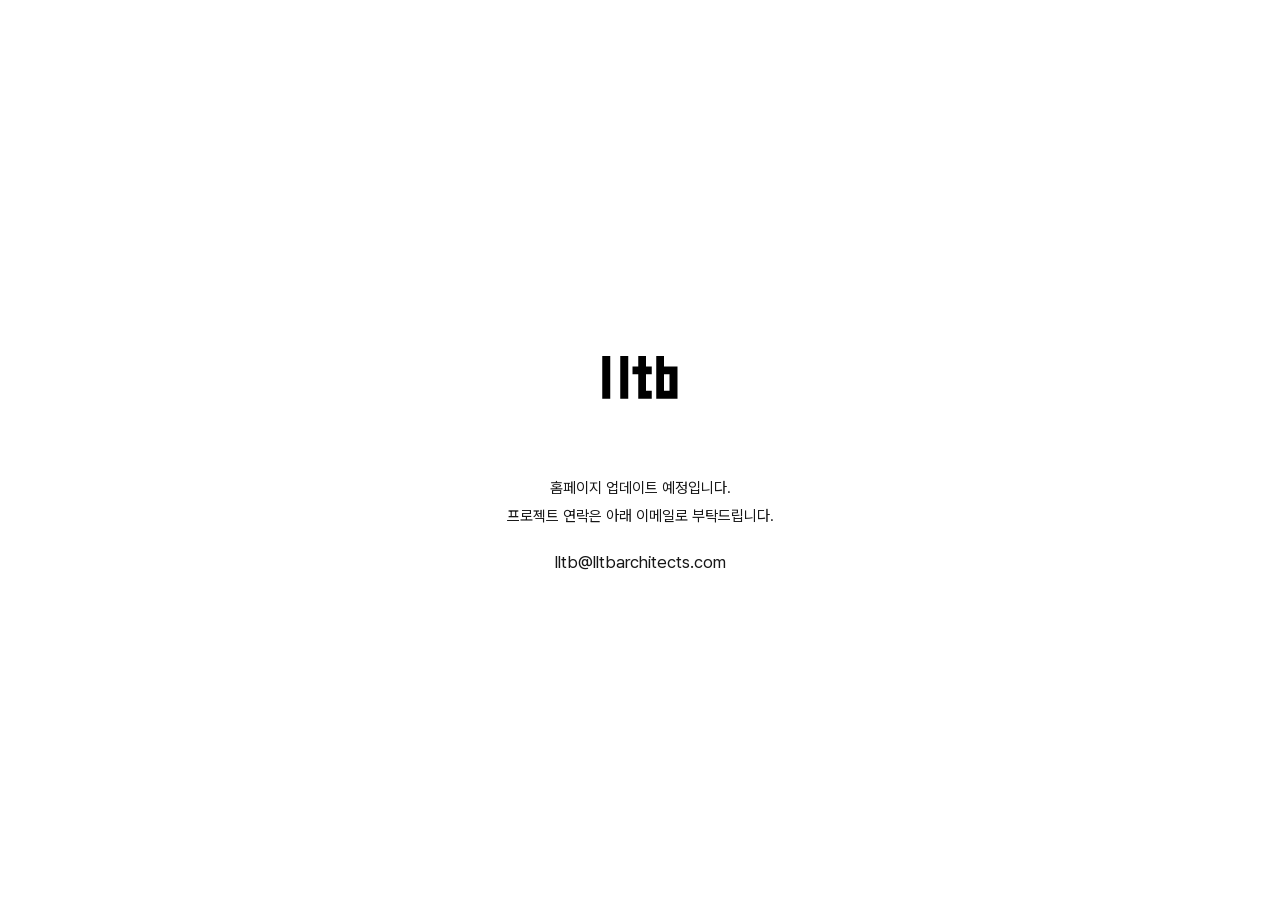
<file: index.html>
<!doctype html>
<html lang="ko">
<head>
  <meta charset="utf-8">
  <meta name="viewport" content="width=device-width, initial-scale=1">
  <title>lltb architects</title>
  <style>
    @font-face {
      font-family: Pretendard;
      src: url("PretendardVariable.ttf") format("truetype");
      font-weight: 100 900;
      font-display: swap;
    }
    * { box-sizing: border-box; }
    body { margin: 0; background: #fff; color: #171717; font-family: Pretendard, sans-serif; letter-spacing: 0; }
    main { min-height: 100vh; min-height: 100svh; display: flex; flex-direction: column; align-items: center; justify-content: center; padding: 32px 20px 56px; text-align: center; }
    .logo { display: block; width: 154px; height: 154px; margin-bottom: 20px; }
    p { margin: 0; font-size: 15px; font-weight: 400; line-height: 1.9; word-break: keep-all; }
    a { margin-top: 18px; color: inherit; font-size: 17px; font-weight: 400; line-height: 1.6; text-decoration: none; overflow-wrap: anywhere; }
    a:hover { text-decoration: underline; text-underline-offset: 5px; }
    a:focus-visible { outline: 2px solid currentColor; outline-offset: 8px; }
  </style>
</head>
<body>
  <main>
    <img class="logo" src="logo.png" alt="lltb architects" width="154" height="154">
    <p>홈페이지 업데이트 예정입니다.<br>프로젝트 연락은 아래 이메일로 부탁드립니다.</p>
    <a href="mailto:lltb@lltbarchitects.com">lltb@lltbarchitects.com</a>
  </main>
</body>
</html>
</file>
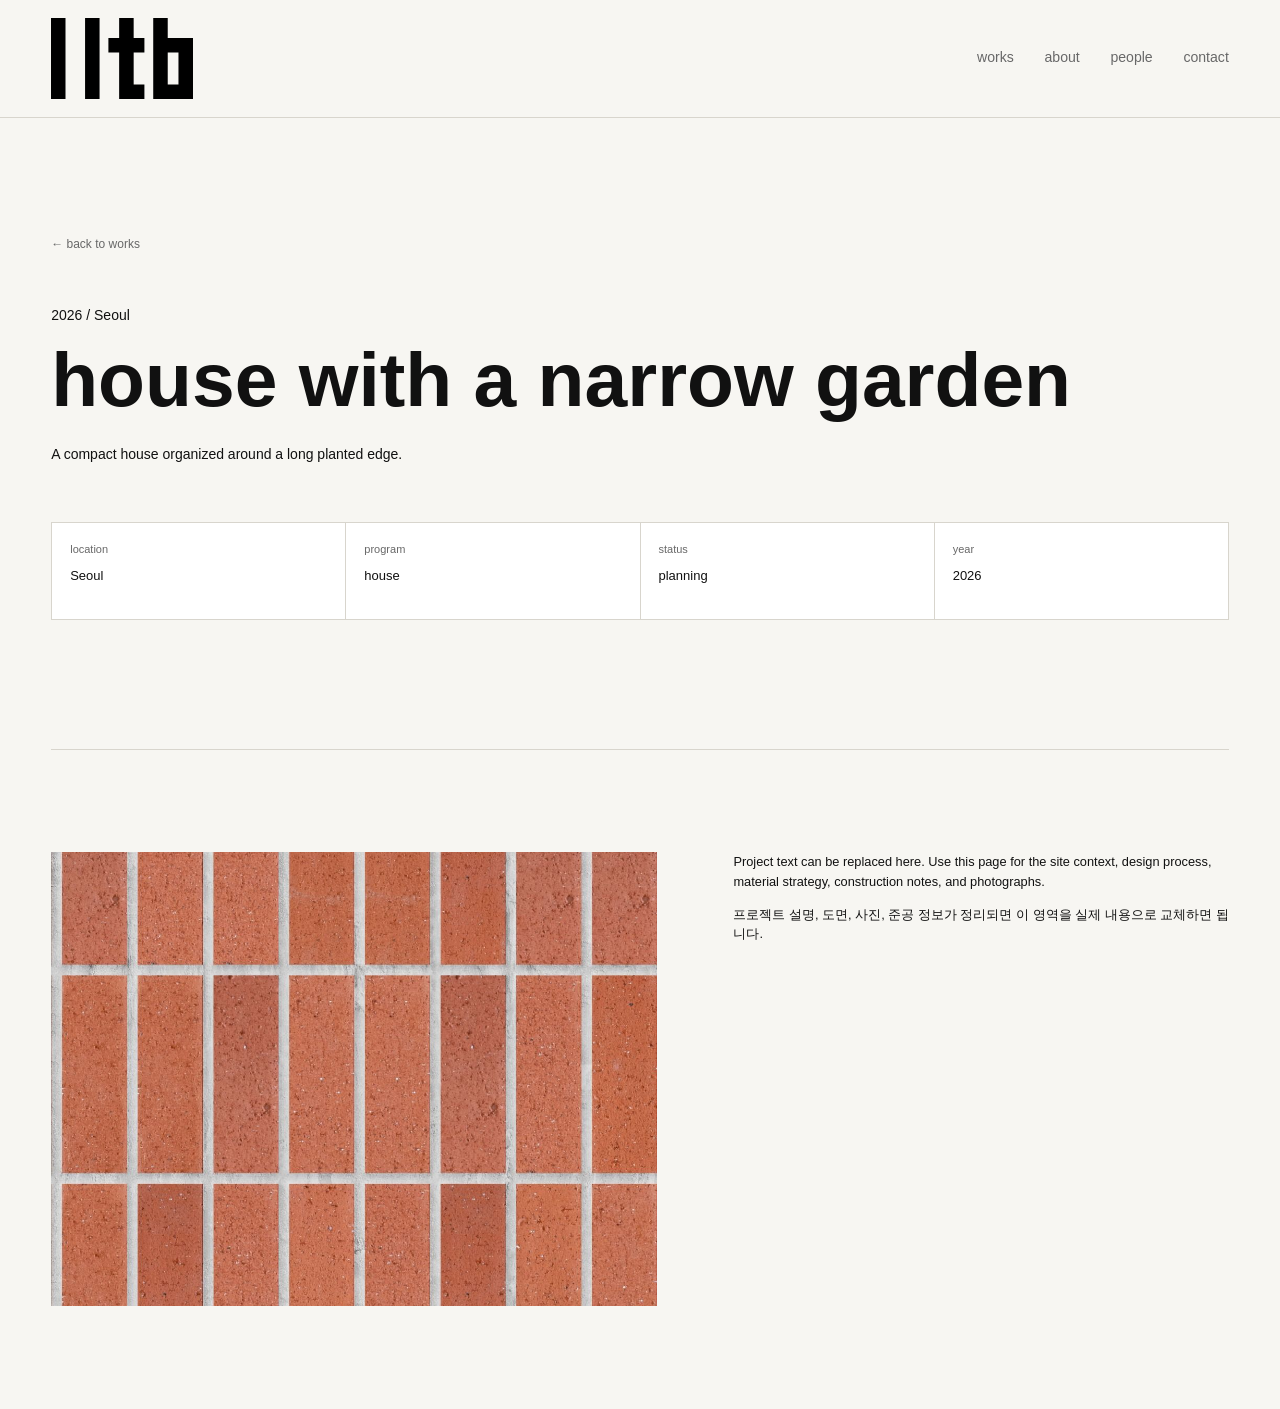
<file: projects/project-01.html>
<!doctype html>
<html lang="ko">
  <head>
    <meta charset="utf-8">
    <meta name="viewport" content="width=device-width, initial-scale=1">
    <title>House with a Narrow Garden | lltb architects</title>
    <link rel="stylesheet" href="../styles.css">
  </head>
  <body class="project-page">
    <header class="site-header">
      <a class="brand" href="../index.html" aria-label="lltb architects home">
        <img src="../assets/lltb-logo.svg" alt="lltb architects">
      </a>
      <nav class="site-nav" aria-label="Primary navigation">
        <a href="../index.html#works">works</a>
        <a href="../index.html#about">about</a>
        <a href="../index.html#people">people</a>
        <a href="../index.html#contact">contact</a>
      </nav>
    </header>

    <main>
      <section class="project-hero">
        <a class="back-link" href="../index.html#works">← back to works</a>
        <p class="eyebrow">2026 / Seoul</p>
        <h1>House with a Narrow Garden</h1>
        <p class="intro-copy">A compact house organized around a long planted edge.</p>
        <dl class="project-info">
          <div><dt>location</dt><dd>Seoul</dd></div>
          <div><dt>program</dt><dd>house</dd></div>
          <div><dt>status</dt><dd>planning</dd></div>
          <div><dt>year</dt><dd>2026</dd></div>
        </dl>
      </section>

      <section class="project-body">
        <img src="../assets/projects/project-01.jpg" alt="">
        <div class="project-description">
          <p>
            Project text can be replaced here. Use this page for the site context,
            design process, material strategy, construction notes, and photographs.
          </p>
          <p>
            프로젝트 설명, 도면, 사진, 준공 정보가 정리되면 이 영역을 실제 내용으로 교체하면 됩니다.
          </p>
        </div>
      </section>
    </main>
  </body>
</html>
</file>
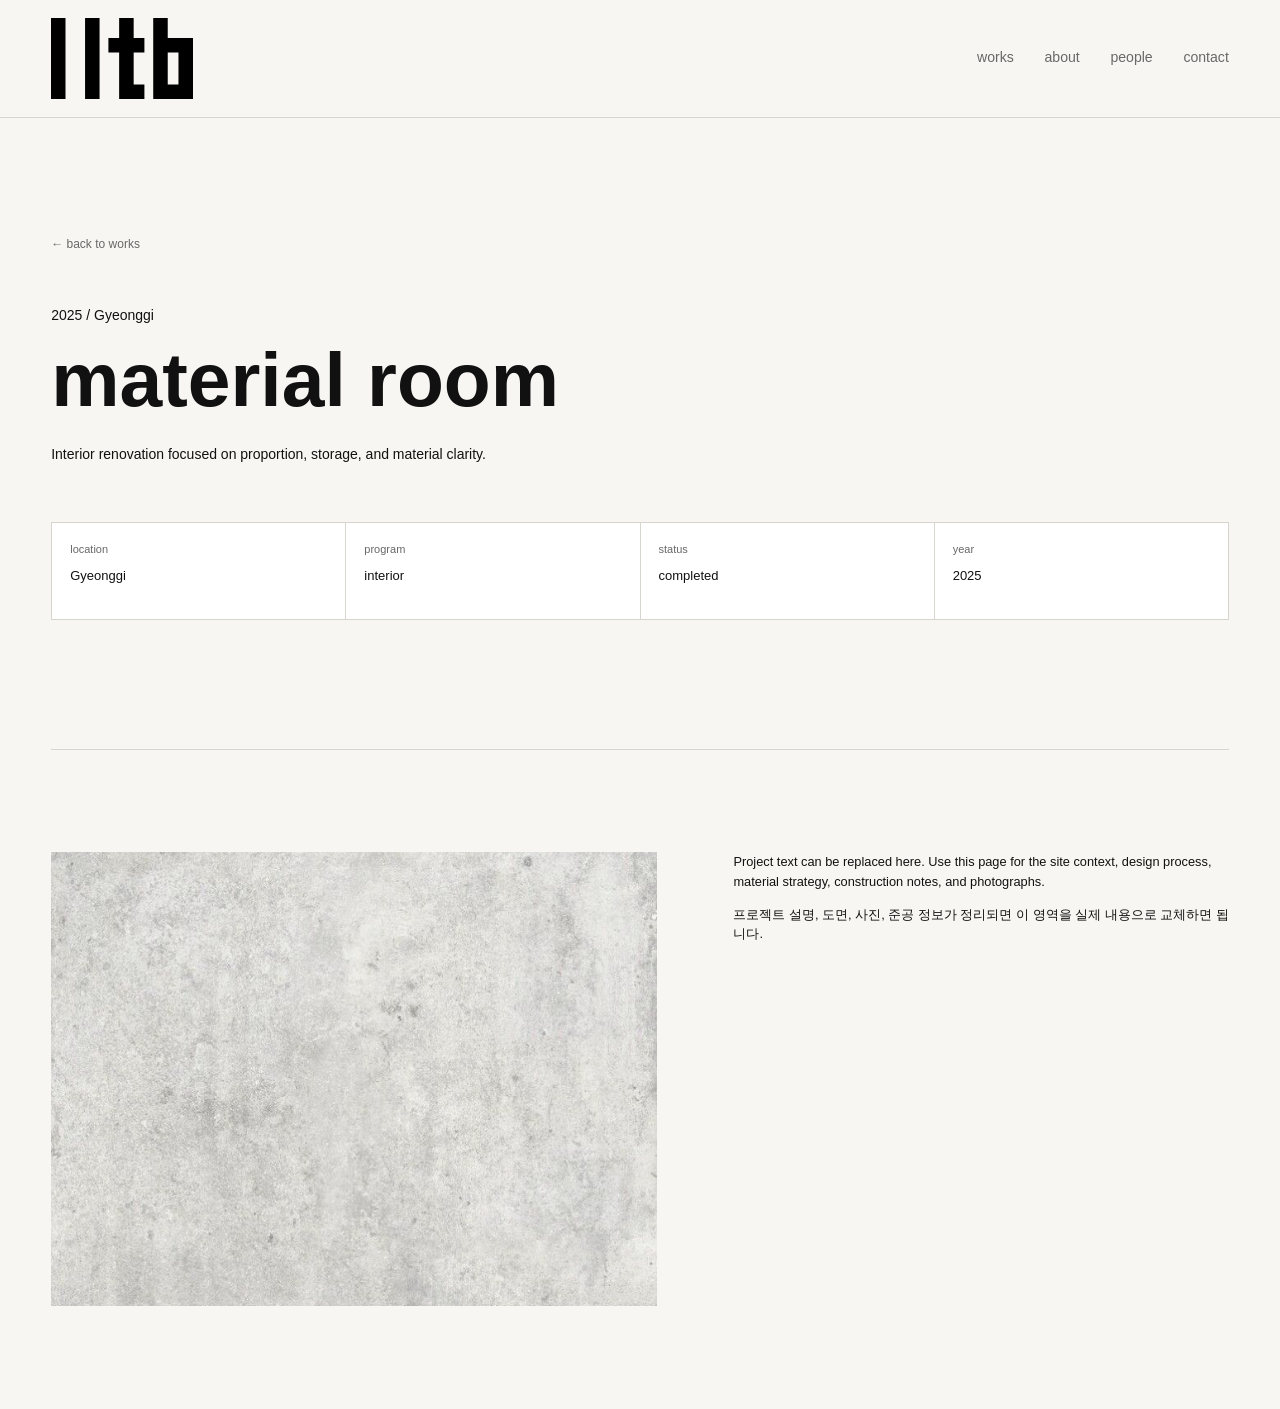
<file: projects/project-02.html>
<!doctype html>
<html lang="ko">
  <head>
    <meta charset="utf-8">
    <meta name="viewport" content="width=device-width, initial-scale=1">
    <title>Material Room | lltb architects</title>
    <link rel="stylesheet" href="../styles.css">
  </head>
  <body class="project-page">
    <header class="site-header">
      <a class="brand" href="../index.html" aria-label="lltb architects home">
        <img src="../assets/lltb-logo.svg" alt="lltb architects">
      </a>
      <nav class="site-nav" aria-label="Primary navigation">
        <a href="../index.html#works">works</a>
        <a href="../index.html#about">about</a>
        <a href="../index.html#people">people</a>
        <a href="../index.html#contact">contact</a>
      </nav>
    </header>

    <main>
      <section class="project-hero">
        <a class="back-link" href="../index.html#works">← back to works</a>
        <p class="eyebrow">2025 / Gyeonggi</p>
        <h1>Material Room</h1>
        <p class="intro-copy">Interior renovation focused on proportion, storage, and material clarity.</p>
        <dl class="project-info">
          <div><dt>location</dt><dd>Gyeonggi</dd></div>
          <div><dt>program</dt><dd>interior</dd></div>
          <div><dt>status</dt><dd>completed</dd></div>
          <div><dt>year</dt><dd>2025</dd></div>
        </dl>
      </section>

      <section class="project-body">
        <img src="../assets/projects/project-02.jpg" alt="">
        <div class="project-description">
          <p>
            Project text can be replaced here. Use this page for the site context,
            design process, material strategy, construction notes, and photographs.
          </p>
          <p>
            프로젝트 설명, 도면, 사진, 준공 정보가 정리되면 이 영역을 실제 내용으로 교체하면 됩니다.
          </p>
        </div>
      </section>
    </main>
  </body>
</html>
</file>
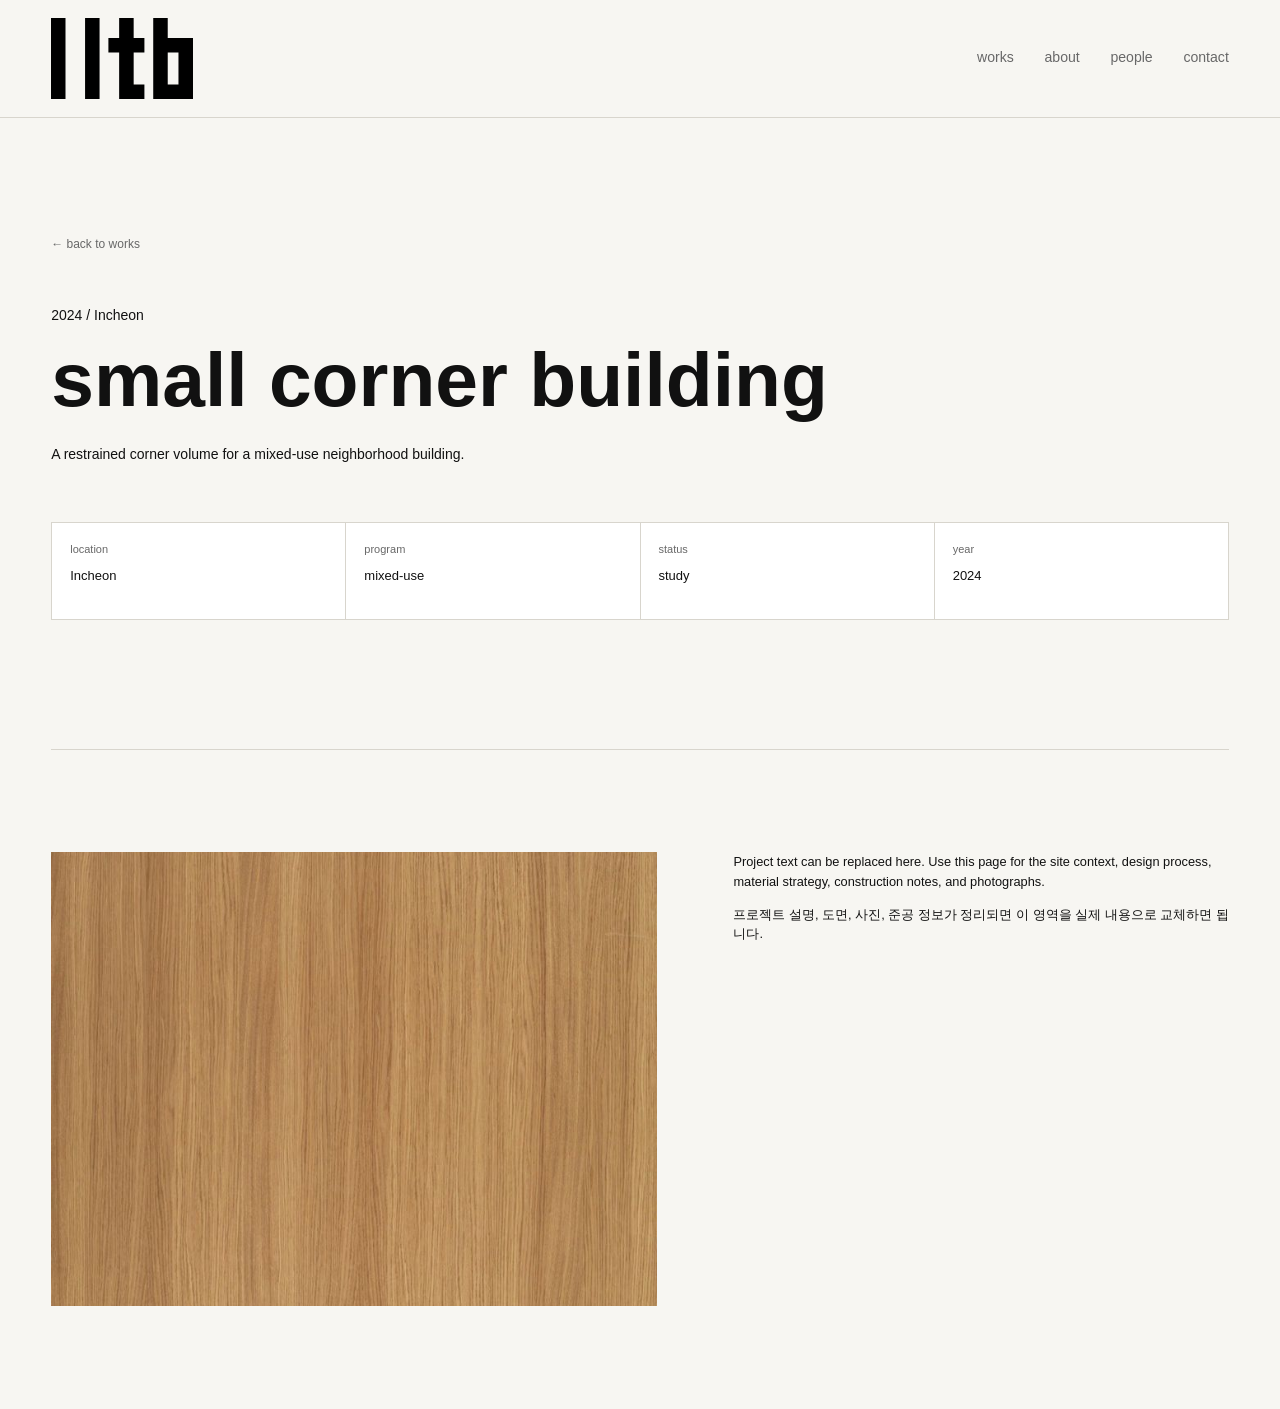
<file: projects/project-03.html>
<!doctype html>
<html lang="ko">
  <head>
    <meta charset="utf-8">
    <meta name="viewport" content="width=device-width, initial-scale=1">
    <title>Small Corner Building | lltb architects</title>
    <link rel="stylesheet" href="../styles.css">
  </head>
  <body class="project-page">
    <header class="site-header">
      <a class="brand" href="../index.html" aria-label="lltb architects home">
        <img src="../assets/lltb-logo.svg" alt="lltb architects">
      </a>
      <nav class="site-nav" aria-label="Primary navigation">
        <a href="../index.html#works">works</a>
        <a href="../index.html#about">about</a>
        <a href="../index.html#people">people</a>
        <a href="../index.html#contact">contact</a>
      </nav>
    </header>

    <main>
      <section class="project-hero">
        <a class="back-link" href="../index.html#works">← back to works</a>
        <p class="eyebrow">2024 / Incheon</p>
        <h1>Small Corner Building</h1>
        <p class="intro-copy">A restrained corner volume for a mixed-use neighborhood building.</p>
        <dl class="project-info">
          <div><dt>location</dt><dd>Incheon</dd></div>
          <div><dt>program</dt><dd>mixed-use</dd></div>
          <div><dt>status</dt><dd>study</dd></div>
          <div><dt>year</dt><dd>2024</dd></div>
        </dl>
      </section>

      <section class="project-body">
        <img src="../assets/projects/project-03.jpg" alt="">
        <div class="project-description">
          <p>
            Project text can be replaced here. Use this page for the site context,
            design process, material strategy, construction notes, and photographs.
          </p>
          <p>
            프로젝트 설명, 도면, 사진, 준공 정보가 정리되면 이 영역을 실제 내용으로 교체하면 됩니다.
          </p>
        </div>
      </section>
    </main>
  </body>
</html>
</file>
<file: styles.css>
﻿:root {
  --bg: #f7f6f2;
  --text: #111111;
  --muted: #686868;
  --line: #d8d5cd;
  --panel: #ffffff;
  --max: 1360px;
  --pad: clamp(20px, 4vw, 64px);
  --font: Pretendard, -apple-system, BlinkMacSystemFont, "Segoe UI", sans-serif;
  --header-h: 116px;
  --anchor-gap: 0px;
  --section-top: clamp(48px, 5vw, 78px);
}

* {
  box-sizing: border-box;
}

html {
  scroll-behavior: smooth;
  scroll-padding-top: var(--header-h);
}

body {
  margin: 0;
  background: var(--bg);
  color: var(--text);
  font-family: var(--font);
  font-size: 14px;
  line-height: 1.55;
  letter-spacing: 0;
}

a {
  color: inherit;
  text-decoration: none;
}

img {
  display: block;
  max-width: 100%;
}

.site-header {
  position: sticky;
  top: 0;
  z-index: 10;
  display: flex;
  align-items: center;
  justify-content: space-between;
  gap: 24px;
  min-height: var(--header-h);
  padding: 18px var(--pad);
  background: color-mix(in srgb, var(--bg) 92%, transparent);
  border-bottom: 1px solid var(--line);
  backdrop-filter: blur(18px);
}

.brand {
  display: inline-flex;
  align-items: center;
  width: 142px;
  color: var(--text);
}

.brand img {
  width: 100%;
  height: auto;
}



.site-nav {
  display: flex;
  align-items: center;
  gap: clamp(14px, 2.4vw, 36px);
  font-size: clamp(13px, 1.1vw, 16px);
  text-transform: lowercase;
}

.site-nav a {
  color: var(--muted);
}

.site-nav a:hover,
.project-text a:hover,
.contact-list a:hover {
  color: var(--text);
  text-decoration: underline;
  text-underline-offset: 0.22em;
}

main,
.site-footer {
  width: min(100%, var(--max));
  margin: 0 auto;
  padding-inline: var(--pad);
}

.intro {
  display: grid;
  place-items: center;
  min-height: 58svh;
  padding-block: clamp(72px, 10vw, 140px);
  border-bottom: 1px solid var(--line);
}

h1,
h2,
h3,
h4,
p {
  margin-top: 0;
}

h1 {
  max-width: 100%;
  margin: 0;
  font-size: clamp(38px, 6vw, 84px);
  line-height: 1;
  font-weight: 760;
  text-align: center;
  text-transform: lowercase;
}

h2 {
  margin-bottom: 0;
  font-size: clamp(24px, 3.4vw, 52px);
  line-height: 1;
  font-weight: 720;
  text-transform: lowercase;
}

h3 {
  margin-bottom: 10px;
  font-size: clamp(15px, 1.55vw, 23px);
  line-height: 1.12;
  font-weight: 720;
}

.about-panel,
.section {
  scroll-margin-top: var(--header-h);
}

.about-panel {
  display: grid;
  place-items: center;
  min-height: calc(100svh - var(--header-h));
  padding-block: clamp(26px, 3.8vw, 48px);
  border-bottom: 1px solid var(--line);
}

.about-copy {
  width: 100%;
  max-width: min(1240px, 94vw);
  margin-inline: auto;
  text-align: center;
}



.sr-only {
  position: absolute;
  width: 1px;
  height: 1px;
  padding: 0;
  margin: -1px;
  overflow: hidden;
  clip: rect(0, 0, 0, 0);
  white-space: nowrap;
  border: 0;
}

.statement {
  display: grid;
  gap: clamp(16px, 2.2vw, 36px);
  margin: 0;
  color: #111111;
  word-break: keep-all;
}

.statement p {
  display: grid;
  gap: clamp(3px, 0.45vw, 7px);
  margin: 0;
}

.statement-en {
  font-size: clamp(16px, 1.75vw, 32px);
  line-height: 1.15;
  font-weight: 610;
}

.statement-ko {
  font-size: clamp(16px, 1.65vw, 30px);
  line-height: 1.22;
  font-weight: 610;
}

.statement span {
  display: block;
}

.text-columns p,
.people-list p,
.project-text p:last-child {
  color: #2b2b2b;
  font-size: clamp(10px, 0.85vw, 12px);
  line-height: 1.75;
}

.section {
  display: grid;
  grid-template-columns: minmax(120px, 200px) minmax(0, 1fr);
  gap: clamp(24px, 5vw, 76px);
  padding-block: var(--section-top) clamp(56px, 8vw, 104px);
  border-bottom: 1px solid var(--line);
}

.section-heading {
  position: sticky;
  top: calc(var(--header-h) + var(--section-top));
  align-self: start;
}

.people {
  min-height: calc(100svh - 70px);
}

.people-list {
  display: grid;
  grid-template-columns: repeat(2, minmax(0, 1fr));
  gap: clamp(28px, 5vw, 80px);
}

.people-list article {
  min-height: 0;
  padding: 0;
  background: transparent;
}

.portrait {
  width: min(180px, 42vw);
  aspect-ratio: 3 / 4;
  object-fit: cover;
  margin-bottom: clamp(18px, 3vw, 34px);
  border: 1px solid var(--line);
  background: var(--panel);
}

.people h4 {
  margin: 26px 0 8px;
  font-size: 11px;
  line-height: 1.3;
}

.people .role {
  color: var(--muted);
}

.project-list {
  display: grid;
  gap: 1px;
  background: var(--line);
  border: 1px solid var(--line);
}

.project-card {
  display: grid;
  grid-template-columns: minmax(180px, 240px) minmax(240px, 1fr);
  min-height: 0;
  background: var(--panel);
}

.project-image {
  width: 100%;
  aspect-ratio: 1 / 1;
  overflow: hidden;
  background: #e8e5dd;
}

.project-image img {
  width: 100%;
  height: 100%;
  object-fit: cover;
  filter: saturate(0.85);
  transition: transform 500ms ease, filter 500ms ease;
}

.project-card:hover .project-image img {
  transform: scale(1.025);
  filter: saturate(1);
}

.project-text {
  display: flex;
  flex-direction: column;
  justify-content: flex-end;
  padding: clamp(18px, 3vw, 36px);
}

.project-meta {
  margin-bottom: 8px;
  color: var(--muted);
  font-size: 11px;
}

.project-title-ko {
  margin: -4px 0 14px;
  color: var(--muted);
  font-size: 12px;
}

.contact {
  min-height: calc(100svh - var(--header-h));
}

.contact-grid {
  display: grid;
  grid-template-columns: minmax(180px, 0.45fr) minmax(320px, 1fr);
  gap: clamp(22px, 4vw, 56px);
  align-items: stretch;
}

.contact-list {
  display: grid;
  align-content: start;
  gap: 9px;
  font-style: normal;
  font-size: 11px;
  line-height: 1.55;
  word-break: keep-all;
}

.instagram-link {
  display: inline-flex;
  align-items: center;
  gap: 7px;
  width: fit-content;
}

.instagram-mark {
  position: relative;
  display: inline-block;
  width: 14px;
  height: 14px;
  border: 1.6px solid currentColor;
  border-radius: 4px;
  flex: 0 0 auto;
}

.instagram-mark::before {
  content: "";
  position: absolute;
  width: 4px;
  height: 4px;
  left: 50%;
  top: 50%;
  border: 1.4px solid currentColor;
  border-radius: 50%;
  transform: translate(-50%, -50%);
}

.instagram-mark::after {
  content: "";
  position: absolute;
  width: 2px;
  height: 2px;
  right: 2.2px;
  top: 2.2px;
  background: currentColor;
  border-radius: 50%;
}

.map {
  width: 100%;
  min-height: clamp(420px, 42vw, 560px);
  height: 100%;
  border: 1px solid var(--line);
  background: var(--panel);
  filter: grayscale(1);
}

.site-footer {
  display: flex;
  justify-content: space-between;
  gap: 20px;
  padding-block: 28px;
  color: var(--muted);
  font-size: 11px;
  text-transform: lowercase;
}

.project-page .site-header {
  position: sticky;
  top: 0;
  z-index: 10;
  display: flex;
  align-items: center;
  justify-content: space-between;
  gap: 24px;
  min-height: var(--header-h);
  padding: 18px var(--pad);
  background: color-mix(in srgb, var(--bg) 92%, transparent);
  border-bottom: 1px solid var(--line);
  backdrop-filter: blur(18px);
}

.project-hero {
  padding-block: clamp(56px, 9vw, 120px);
  border-bottom: 1px solid var(--line);
}

.back-link {
  display: inline-block;
  margin-bottom: 52px;
  color: var(--muted);
  font-size: 12px;
}

.project-hero h1 {
  max-width: 1180px;
  margin-bottom: 26px;
  text-align: left;
}

.project-info {
  display: grid;
  grid-template-columns: repeat(4, minmax(0, 1fr));
  gap: 1px;
  margin-top: 56px;
  background: var(--line);
  border: 1px solid var(--line);
}

.project-info div {
  min-height: 96px;
  padding: 18px;
  background: var(--panel);
}

.project-info dt {
  color: var(--muted);
  font-size: 11px;
}

.project-info dd {
  margin: 8px 0 0;
  font-size: 13px;
}

.project-body {
  display: grid;
  grid-template-columns: minmax(0, 1.1fr) minmax(280px, 0.9fr);
  gap: clamp(36px, 6vw, 88px);
  padding-block: clamp(64px, 8vw, 112px);
}

.project-body img {
  width: 100%;
  aspect-ratio: 4 / 3;
  object-fit: cover;
}

.project-description {
  font-size: clamp(12px, 1vw, 15px);
}

@media (max-width: 900px) {
  :root {
    --header-h: 104px;
    --anchor-gap: 0px;
    --section-top: 44px;
  }
  .site-header {
    align-items: center;
    justify-content: space-between;
    padding-block: 16px;
  }

  .site-nav {
    flex-wrap: wrap;
    justify-content: flex-end;
    row-gap: 8px;
  }

  .section,
  .project-body {
    grid-template-columns: 1fr;
  }

  .section-heading {
    position: static;
  }

  .project-card,
  .text-columns,
  .people-list,
  .project-info,
  .contact-grid {
    grid-template-columns: 1fr;
  }

  .project-card {
    min-height: 0;
  }
}

@media (max-width: 560px) {
  :root {
    --pad: 18px;
    --header-h: 96px;
    --anchor-gap: 0px;
    --section-top: 34px;
  }

  .site-header {
    display: flex;
    justify-content: space-between;
  }

  .site-nav {
    justify-content: flex-end;
  }

  h1 {
    font-size: clamp(38px, 12vw, 56px);
  }

  h2 {
    font-size: clamp(24px, 9vw, 38px);
  }

  .statement {
    gap: 18px;
  }

  .statement p {
    gap: 3px;
  }

  .statement-en {
    font-size: clamp(14px, 4.1vw, 19px);
    line-height: 1.18;
  }

  .statement-ko {
    font-size: clamp(14px, 3.9vw, 18px);
    line-height: 1.24;
  }

  .map {
    min-height: 300px;
  }

  .site-footer {
    display: grid;
  }
}
</file>
